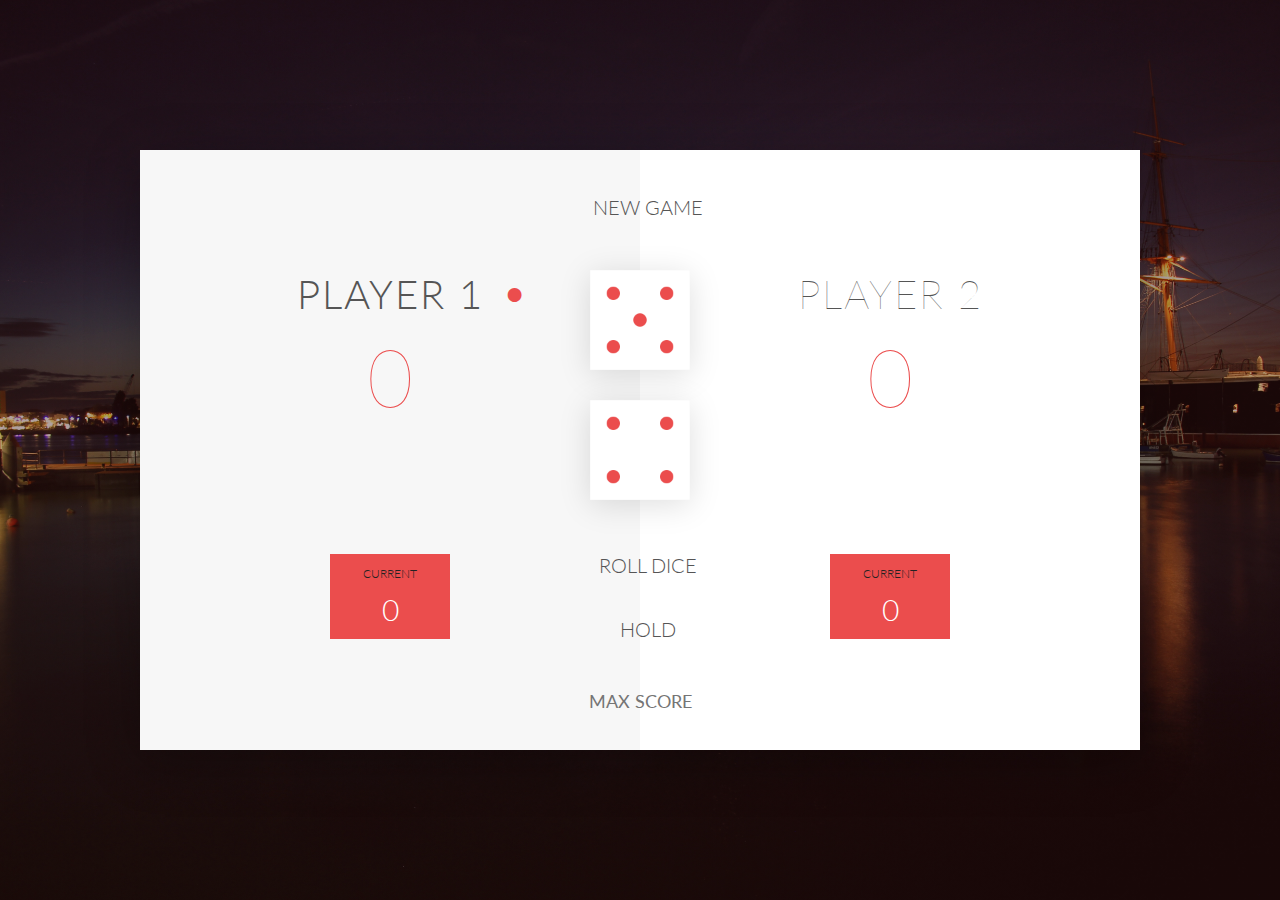
<file: index.html>
<!DOCTYPE html>
<html lang="en">
    <head>
        <meta charset="UTF-8">
        <link href="https://fonts.googleapis.com/css?family=Lato:100,300,600" rel="stylesheet" type="text/css">
        <link href="http://code.ionicframework.com/ionicons/2.0.1/css/ionicons.min.css" rel="stylesheet" type="text/css">
        <link type="text/css" rel="stylesheet" href="style.css">
        
        <title>Pig Game</title>
    </head>

    <body>
        <div class="wrapper clearfix">
            <div class="player-0-panel active">
                <div class="player-name" id="name-0">Player 1</div>
                <div class="player-score" id="score-0">43</div>
                <div class="player-current-box">
                    <div class="player-current-label">Current</div>
                    <div class="player-current-score" id="current-0">11</div>
                </div>
            </div>
            
            <div class="player-1-panel">
                <div class="player-name" id="name-1">Player 2</div>
                <div class="player-score" id="score-1">72</div>
                <div class="player-current-box">
                    <div class="player-current-label">Current</div>
                    <div class="player-current-score" id="current-1">0</div>
                </div>
            </div>
            
            <button class="btn-new"><i class="ion-ios-plus-outline"></i>New game</button>
            <button class="btn-roll"><i class="ion-ios-loop"></i>Roll dice</button>
            <button class="btn-hold"><i class="ion-ios-download-outline"></i>Hold</button>
            <input type="text" placeholder = 'Max Score' class='max-score' id='max-score'>
            <img src="dice-5.png" alt="Dice" class="dice" id ='dice-0'>
            <img src="dice-4.png" alt="Dice" class="dice" id ='dice-1'>
        </div>
        
        <script src="app.js"></script>
    </body>
</html>
</file>
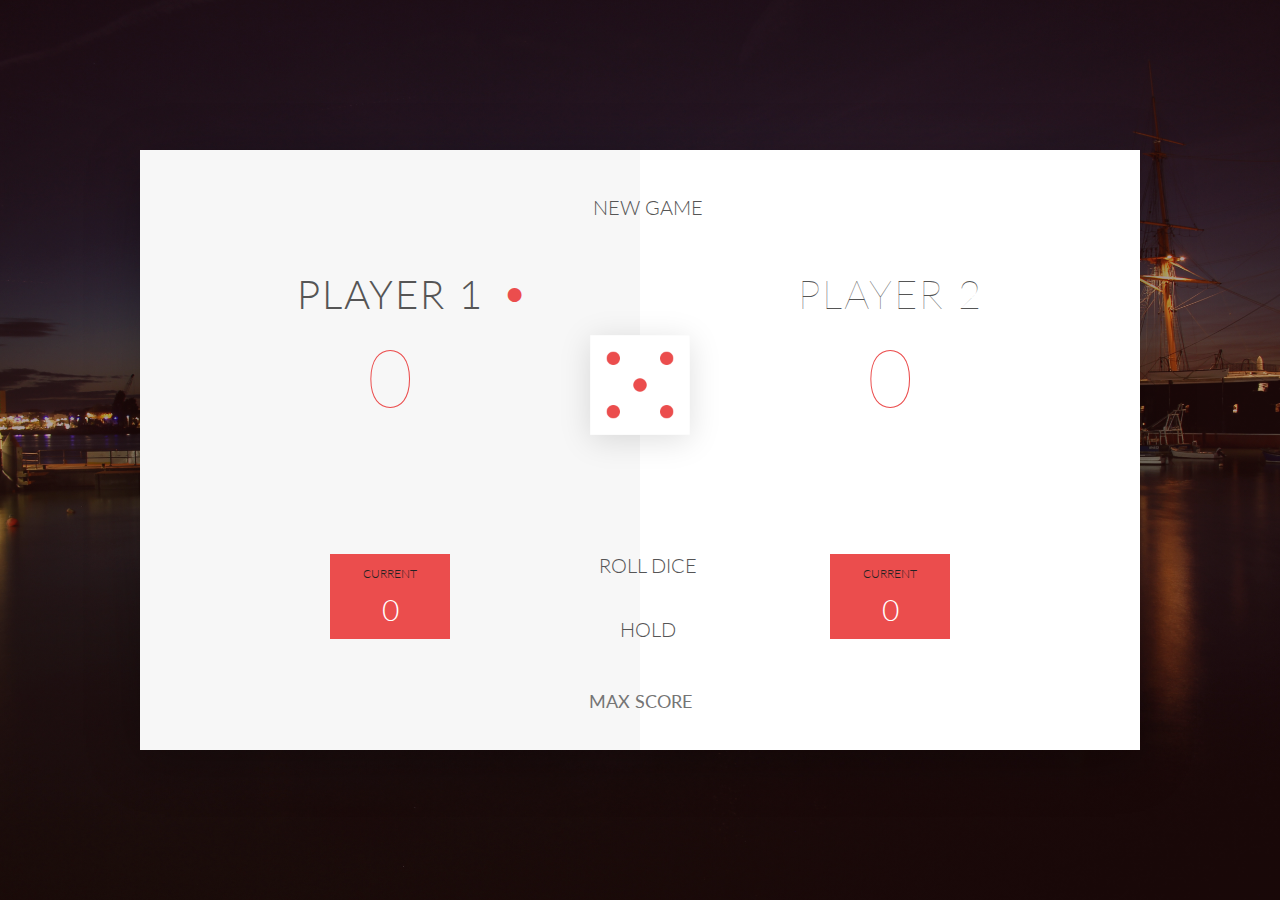
<file: pig1.html>
<!DOCTYPE html>
<html lang="en">
    <head>
        <meta charset="UTF-8">
        <link href="https://fonts.googleapis.com/css?family=Lato:100,300,600" rel="stylesheet" type="text/css">
        <link href="http://code.ionicframework.com/ionicons/2.0.1/css/ionicons.min.css" rel="stylesheet" type="text/css">
        <link type="text/css" rel="stylesheet" href="pig1.css">
        
        <title>Pig Game</title>
    </head>

    <body>
        <div class="wrapper clearfix">
            <div class="player-0-panel active">
                <div class="player-name" id="name-0">Player 1</div>
                <div class="player-score" id="score-0">43</div>
                <div class="player-current-box">
                    <div class="player-current-label">Current</div>
                    <div class="player-current-score" id="current-0">11</div>
                </div>
            </div>
            
            <div class="player-1-panel">
                <div class="player-name" id="name-1">Player 2</div>
                <div class="player-score" id="score-1">72</div>
                <div class="player-current-box">
                    <div class="player-current-label">Current</div>
                    <div class="player-current-score" id="current-1">0</div>
                </div>
            </div>
            
            <button class="btn-new"><i class="ion-ios-plus-outline"></i>New game</button>
            <button class="btn-roll"><i class="ion-ios-loop"></i>Roll dice</button>
            <button class="btn-hold"><i class="ion-ios-download-outline"></i>Hold</button>
            <input type="text" placeholder = 'Max Score' class='max-score' id='max-score'>
            <img src="img/dice-5.png" alt="Dice" class="dice" id ='dice'>
        </div>
        
        <script src="pig1.js"></script>
    </body>
</html>
</file>
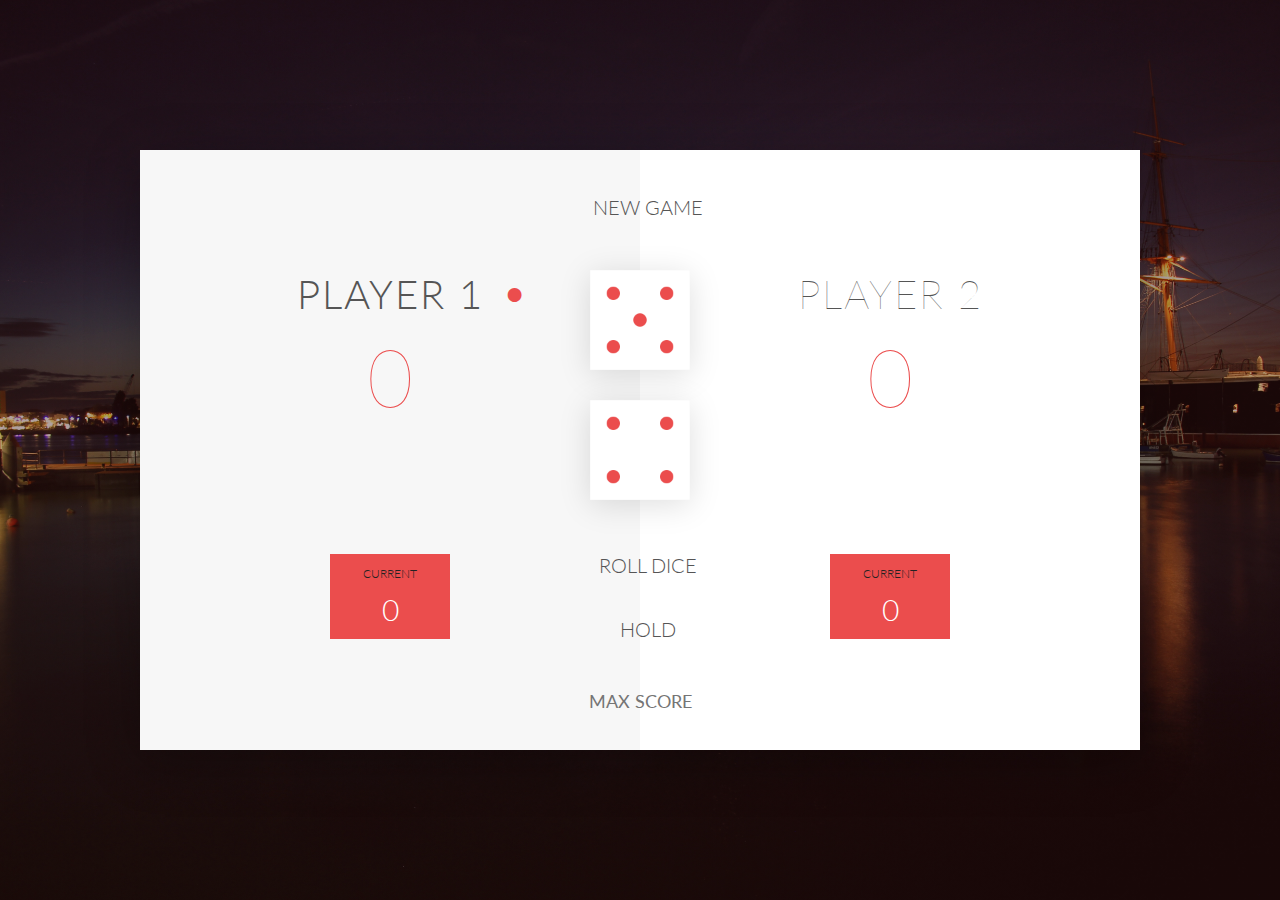
<file: pig2.html>
<!DOCTYPE html>
<html lang="en">
    <head>
        <meta charset="UTF-8">
        <link href="https://fonts.googleapis.com/css?family=Lato:100,300,600" rel="stylesheet" type="text/css">
        <link href="http://code.ionicframework.com/ionicons/2.0.1/css/ionicons.min.css" rel="stylesheet" type="text/css">
        <link type="text/css" rel="stylesheet" href="pig2.css">
        
        <title>Pig Game</title>
    </head>

    <body>
        <div class="wrapper clearfix">
            <div class="player-0-panel active">
                <div class="player-name" id="name-0">Player 1</div>
                <div class="player-score" id="score-0">43</div>
                <div class="player-current-box">
                    <div class="player-current-label">Current</div>
                    <div class="player-current-score" id="current-0">11</div>
                </div>
            </div>
            
            <div class="player-1-panel">
                <div class="player-name" id="name-1">Player 2</div>
                <div class="player-score" id="score-1">72</div>
                <div class="player-current-box">
                    <div class="player-current-label">Current</div>
                    <div class="player-current-score" id="current-1">0</div>
                </div>
            </div>
            
            <button class="btn-new"><i class="ion-ios-plus-outline"></i>New game</button>
            <button class="btn-roll"><i class="ion-ios-loop"></i>Roll dice</button>
            <button class="btn-hold"><i class="ion-ios-download-outline"></i>Hold</button>
            <input type="text" placeholder = 'Max Score' class='max-score' id='max-score'>
            <img src="img/dice-5.png" alt="Dice" class="dice" id ='dice-0'>
            <img src="img/dice-4.png" alt="Dice" class="dice" id ='dice-1'>
        </div>
        
        <script src="pig2.js"></script>
    </body>
</html>
</file>
<file: style.css>
/**********************************************
*** GENERAL
**********************************************/

* {
    margin: 0;
    padding: 0;
    box-sizing: border-box;
    
}

.clearfix::after {
    content: "";
    display: table;
    clear: both;
}

body {
    background-image: linear-gradient(rgba(62, 20, 20, 0.4), rgba(62, 20, 20, 0.4)), url(back.jpg);
    background-size: cover;
    background-position: center;
    font-family: Lato;
    font-weight: 300;
    position: relative;
    height: 100vh;
    color: #555;
}

.wrapper {
    width: 1000px;
    position: absolute;
    top: 50%;
    left: 50%;
    transform: translate(-50%, -50%);
    background-color: #fff;
    box-shadow: 0px 10px 50px rgba(0, 0, 0, 0.3);
    overflow: hidden;
}

.player-0-panel,
.player-1-panel {
    width: 50%;
    float: left;
    height: 600px;
    padding: 100px;
}



/**********************************************
*** PLAYERS
**********************************************/

.player-name {
    font-size: 40px;
    text-align: center;
    text-transform: uppercase;
    letter-spacing: 2px;
    font-weight: 100;
    margin-top: 20px;
    margin-bottom: 10px;
    position: relative;
}

.player-score {
    text-align: center;
    font-size: 80px;
    font-weight: 100;
    color: #EB4D4D;
    margin-bottom: 130px;
}

.active { background-color: #f7f7f7; }
.active .player-name { font-weight: 300; }

.active .player-name::after {
    content: "\2022";
    font-size: 47px;
    position: absolute;
    color: #EB4D4D;
    top: -7px;
    right: 10px;
    
}

.player-current-box {
    background-color: #EB4D4D;
    color: #fff;
    width: 40%;
    margin: 0 auto;
    padding: 12px;
    text-align: center;
}

.player-current-label {
    text-transform: uppercase;
    margin-bottom: 10px;
    font-size: 12px;
    color: #222;
}

.player-current-score {
    font-size: 30px;
}

.max-score {
    position: absolute;
    top: 530px;
    width: 160px;
    left: 50%;
    transform: translateX(-50%);
    color: #555;
    background: none;
    border: none;
    font-family: Lato;
    font-size: 18px;
    padding: 10px;
    text-transform: uppercase;
    text-align: center;
}

button {
    position: absolute;
    width: 200px;
    left: 50%;
    transform: translateX(-50%);
    color: #555;
    background: none;
    border: none;
    font-family: Lato;
    font-size: 20px;
    text-transform: uppercase;
    cursor: pointer;
    font-weight: 300;
    transition: background-color 0.3s, color 0.3s;
}

button:hover { font-weight: 600; }
button:hover i { margin-right: 20px; }

button:focus {
    outline: none;
}

i {
    color: #EB4D4D;
    display: inline-block;
    margin-right: 15px;
    font-size: 32px;
    line-height: 1;
    vertical-align: text-top;
    margin-top: -4px;
    transition: margin 0.3s;
}

.btn-new { top: 45px;}
.btn-roll { top: 403px;}
.btn-hold { top: 467px;}

.dice {
    position: absolute;
    left: 50%;
    top: 158px;
    transform: translateX(-50%);
    height: 100px;
    box-shadow: 0px 5px 30px rgba(0, 0, 0, 0.13);
}

#dice-0{top: 120px}
#dice-1{top: 250px}

.winner { background-color: #f7f7f7; }
.winner .player-name { font-weight: 300; color: #EB4D4D; }
</file>
<file: pig1.css>
/**********************************************
*** GENERAL
**********************************************/

* {
    margin: 0;
    padding: 0;
    box-sizing: border-box;
    
}

.clearfix::after {
    content: "";
    display: table;
    clear: both;
}

body {
    background-image: linear-gradient(rgba(62, 20, 20, 0.4), rgba(62, 20, 20, 0.4)), url(img/background.jpg);
    background-size: cover;
    background-position: center;
    font-family: Lato;
    font-weight: 300;
    position: relative;
    height: 100vh;
    color: #555;
}

.wrapper {
    width: 1000px;
    position: absolute;
    top: 50%;
    left: 50%;
    transform: translate(-50%, -50%);
    background-color: #fff;
    box-shadow: 0px 10px 50px rgba(0, 0, 0, 0.3);
    overflow: hidden;
}

.player-0-panel,
.player-1-panel {
    width: 50%;
    float: left;
    height: 600px;
    padding: 100px;
}



/**********************************************
*** PLAYERS
**********************************************/

.player-name {
    font-size: 40px;
    text-align: center;
    text-transform: uppercase;
    letter-spacing: 2px;
    font-weight: 100;
    margin-top: 20px;
    margin-bottom: 10px;
    position: relative;
}

.player-score {
    text-align: center;
    font-size: 80px;
    font-weight: 100;
    color: #EB4D4D;
    margin-bottom: 130px;
}

.active { background-color: #f7f7f7; }
.active .player-name { font-weight: 300; }

.active .player-name::after {
    content: "\2022";
    font-size: 47px;
    position: absolute;
    color: #EB4D4D;
    top: -7px;
    right: 10px;
    
}

.player-current-box {
    background-color: #EB4D4D;
    color: #fff;
    width: 40%;
    margin: 0 auto;
    padding: 12px;
    text-align: center;
}

.player-current-label {
    text-transform: uppercase;
    margin-bottom: 10px;
    font-size: 12px;
    color: #222;
}

.player-current-score {
    font-size: 30px;
}

.max-score {
    position: absolute;
    top: 530px;
    width: 160px;
    left: 50%;
    transform: translateX(-50%);
    color: #555;
    background: none;
    border: none;
    font-family: Lato;
    font-size: 18px;
    padding: 10px;
    text-transform: uppercase;
    text-align: center;
}

button {
    position: absolute;
    width: 200px;
    left: 50%;
    transform: translateX(-50%);
    color: #555;
    background: none;
    border: none;
    font-family: Lato;
    font-size: 20px;
    text-transform: uppercase;
    cursor: pointer;
    font-weight: 300;
    transition: background-color 0.3s, color 0.3s;
}

button:hover { font-weight: 600; }
button:hover i { margin-right: 20px; }

button:focus {
    outline: none;
}

i {
    color: #EB4D4D;
    display: inline-block;
    margin-right: 15px;
    font-size: 32px;
    line-height: 1;
    vertical-align: text-top;
    margin-top: -4px;
    transition: margin 0.3s;
}

.btn-new { top: 45px;}
.btn-roll { top: 403px;}
.btn-hold { top: 467px;}

.dice {
    position: absolute;
    left: 50%;
    top: 158px;
    transform: translateX(-50%);
    height: 100px;
    box-shadow: 0px 5px 30px rgba(0, 0, 0, 0.13);
}

#dice{top: 185px}

.winner { background-color: #f7f7f7; }
.winner .player-name { font-weight: 300; color: #EB4D4D; }
</file>
<file: pig2.css>
/**********************************************
*** GENERAL
**********************************************/

* {
    margin: 0;
    padding: 0;
    box-sizing: border-box;
    
}

.clearfix::after {
    content: "";
    display: table;
    clear: both;
}

body {
    background-image: linear-gradient(rgba(62, 20, 20, 0.4), rgba(62, 20, 20, 0.4)), url(img/background.jpg);
    background-size: cover;
    background-position: center;
    font-family: Lato;
    font-weight: 300;
    position: relative;
    height: 100vh;
    color: #555;
}

.wrapper {
    width: 1000px;
    position: absolute;
    top: 50%;
    left: 50%;
    transform: translate(-50%, -50%);
    background-color: #fff;
    box-shadow: 0px 10px 50px rgba(0, 0, 0, 0.3);
    overflow: hidden;
}

.player-0-panel,
.player-1-panel {
    width: 50%;
    float: left;
    height: 600px;
    padding: 100px;
}



/**********************************************
*** PLAYERS
**********************************************/

.player-name {
    font-size: 40px;
    text-align: center;
    text-transform: uppercase;
    letter-spacing: 2px;
    font-weight: 100;
    margin-top: 20px;
    margin-bottom: 10px;
    position: relative;
}

.player-score {
    text-align: center;
    font-size: 80px;
    font-weight: 100;
    color: #EB4D4D;
    margin-bottom: 130px;
}

.active { background-color: #f7f7f7; }
.active .player-name { font-weight: 300; }

.active .player-name::after {
    content: "\2022";
    font-size: 47px;
    position: absolute;
    color: #EB4D4D;
    top: -7px;
    right: 10px;
    
}

.player-current-box {
    background-color: #EB4D4D;
    color: #fff;
    width: 40%;
    margin: 0 auto;
    padding: 12px;
    text-align: center;
}

.player-current-label {
    text-transform: uppercase;
    margin-bottom: 10px;
    font-size: 12px;
    color: #222;
}

.player-current-score {
    font-size: 30px;
}

.max-score {
    position: absolute;
    top: 530px;
    width: 160px;
    left: 50%;
    transform: translateX(-50%);
    color: #555;
    background: none;
    border: none;
    font-family: Lato;
    font-size: 18px;
    padding: 10px;
    text-transform: uppercase;
    text-align: center;
}

button {
    position: absolute;
    width: 200px;
    left: 50%;
    transform: translateX(-50%);
    color: #555;
    background: none;
    border: none;
    font-family: Lato;
    font-size: 20px;
    text-transform: uppercase;
    cursor: pointer;
    font-weight: 300;
    transition: background-color 0.3s, color 0.3s;
}

button:hover { font-weight: 600; }
button:hover i { margin-right: 20px; }

button:focus {
    outline: none;
}

i {
    color: #EB4D4D;
    display: inline-block;
    margin-right: 15px;
    font-size: 32px;
    line-height: 1;
    vertical-align: text-top;
    margin-top: -4px;
    transition: margin 0.3s;
}

.btn-new { top: 45px;}
.btn-roll { top: 403px;}
.btn-hold { top: 467px;}

.dice {
    position: absolute;
    left: 50%;
    top: 158px;
    transform: translateX(-50%);
    height: 100px;
    box-shadow: 0px 5px 30px rgba(0, 0, 0, 0.13);
}

#dice-0{top: 120px}
#dice-1{top: 250px}

.winner { background-color: #f7f7f7; }
.winner .player-name { font-weight: 300; color: #EB4D4D; }
</file>
